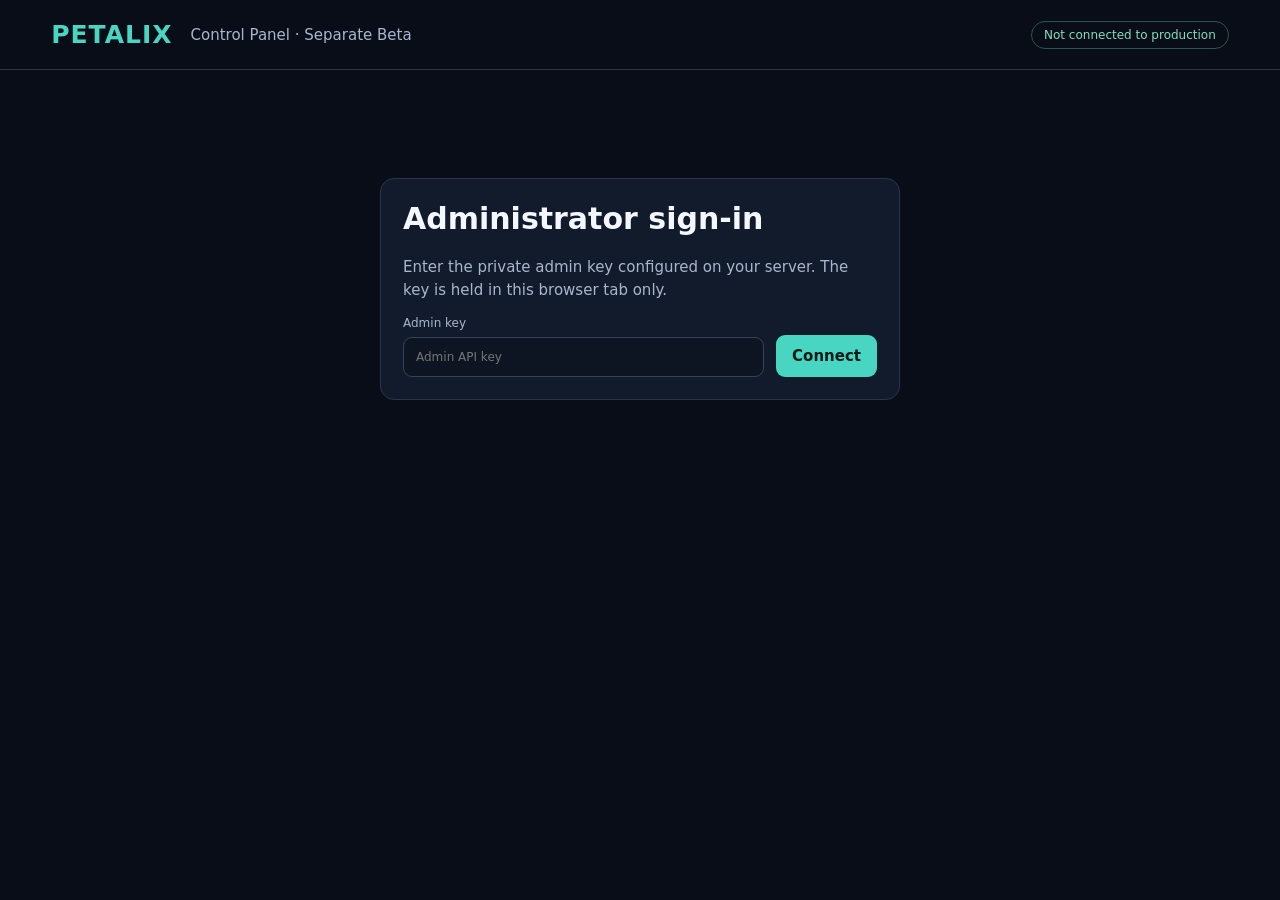
<file: control-panel/panel/static/index.html>
<!doctype html><html lang="en"><head><meta charset="utf-8"><meta name="viewport" content="width=device-width,initial-scale=1"><title>Petalix Control — Beta</title><style>
:root{color-scheme:dark;--bg:#090d17;--panel:#121b2b;--edge:#2a354c;--text:#f4f7ff;--muted:#a7b7cf;--teal:#48d6c3;--blue:#4b80fa}*{box-sizing:border-box}body{margin:0;font:15px system-ui,-apple-system,Segoe UI,sans-serif;background:var(--bg);color:var(--text)}button,input,select{font:inherit}button{cursor:pointer}.bar{display:flex;align-items:center;gap:18px;padding:20px 4vw;border-bottom:1px solid var(--edge)}.logo{font-size:25px;font-weight:900;letter-spacing:1px;color:var(--teal)}.bar span{color:var(--muted)}.chip{margin-left:auto;border:1px solid #295747;border-radius:30px;padding:6px 12px;color:#80dfbf;font-size:12px}.layout{max-width:1380px;margin:auto;padding:28px 24px;display:grid;grid-template-columns:230px 1fr;gap:28px}.nav{display:flex;flex-direction:column;gap:6px}.nav button{width:100%;text-align:left;padding:13px 14px;border:0;background:transparent;color:var(--muted);border-radius:10px}.nav button.active,.nav button:hover{background:#163b37;color:#dbfff8}h1{margin-top:0;font-size:26px}h2{font-size:17px;margin:0 0 15px}p{color:var(--muted);line-height:1.5}.panel{background:var(--panel);border:1px solid var(--edge);border-radius:14px;padding:22px;margin-bottom:18px}.grid{display:grid;grid-template-columns:repeat(auto-fit,minmax(190px,1fr));gap:12px}.form{display:flex;flex-wrap:wrap;gap:12px;align-items:end}.field{display:flex;flex-direction:column;gap:7px;flex:1;min-width:170px;font-size:12px;color:var(--muted)}input,select{background:#0e1522;border:1px solid #35435a;color:var(--text);padding:12px;border-radius:9px;min-width:0}input:focus,select:focus,button:focus-visible{outline:2px solid var(--teal)}button.primary{background:var(--teal);color:#051b18;border:0;padding:12px 16px;border-radius:9px;font-weight:800}button.secondary{background:#23314a;border:1px solid #384c69;color:var(--text);padding:11px 16px;border-radius:9px}button.danger{background:transparent;color:#ff9f9f;border:1px solid #7a4754;padding:10px;border-radius:8px}.stats{display:flex;flex-wrap:wrap;gap:15px}.stat{flex:1;min-width:120px;background:#17243a;border:1px solid var(--edge);padding:14px;border-radius:12px}.stat strong{font-size:25px;display:block}.stat span{color:var(--muted);font-size:12px}table{border-collapse:collapse;width:100%}td,th{padding:11px 8px;text-align:left;border-bottom:1px solid var(--edge);font-size:13px;vertical-align:middle}th{color:var(--muted);font-weight:600}tr:last-child td{border:0}td button{font-size:12px!important}small{color:var(--muted)}.hidden{display:none!important}.notice{padding:13px 16px;background:#183130;border:1px solid #376e63;border-radius:10px;color:#d9fff9;min-height:46px}.pin{font-family:ui-monospace,monospace;font-size:37px;font-weight:bold;letter-spacing:7px;color:#a6f7e8;padding:14px;background:#0d1721;border-radius:10px}.tag{border-radius:30px;border:1px solid #4e6676;padding:4px 8px;font-size:11px}.help{font-size:12px}.scroll{overflow-x:auto}.rowsmall{display:flex;gap:8px;align-items:center;flex-wrap:wrap}.rowsmall select,.rowsmall input{font-size:12px;padding:7px;min-width:85px}.rowsmall input{max-width:130px}.login{max-width:520px;margin:12vh auto}.login h1{font-size:30px}#toast{position:fixed;right:20px;bottom:20px;border-radius:10px;padding:13px 20px;background:#204d43;color:white;box-shadow:0 10px 40px #0008;display:none;max-width:420px}.more{font-size:12px;color:var(--muted)}@media(max-width:800px){.layout{display:block;padding:16px}.nav{flex-direction:row;overflow-x:auto;margin-bottom:20px}.nav button{white-space:nowrap;width:auto}.bar{padding:14px 20px}.bar span{display:none}}
</style></head><body><header class="bar"><div class="logo">PETALIX</div><span>Control Panel · Separate Beta</span><div class="chip">Not connected to production</div></header>
<div id="auth" class="login panel"><h1>Administrator sign-in</h1><p>Enter the private admin key configured on your server. The key is held in this browser tab only.</p><div class="form"><label class="field">Admin key<input id="key" type="password" autocomplete="off" placeholder="Admin API key"></label><button class="primary" id="signin">Connect</button></div></div>
<div id="workspace" class="layout hidden"><aside class="nav" id="nav"><button class="active" data-view="overview">Overview</button><button data-view="masters">Master Playlists</button><button data-view="channels">Channels & Groups</button><button data-view="markets">ZIP Locals</button><button data-view="customers">Customers & PINs</button><button data-view="settings">App Setup</button><button id="logout">Sign out</button></aside><main>
<section id="overview" class="view"><h1>Overview</h1><div class="stats"><div class="stat"><strong id="num-masters">0</strong><span>Master catalogs</span></div><div class="stat"><strong id="num-customers">0</strong><span>Customers</span></div><div class="stat"><strong id="num-channels">0</strong><span>Imported streams</span></div><div class="stat"><strong id="num-markets">0</strong><span>Configured TV markets</span></div></div><div class="panel" style="margin-top:20px"><h2>How customers get started</h2><p>1. Create a master playlist. 2. Add a customer and set the device limit. 3. Send the 8-digit PIN privately. 4. On the new Petalix beta, the customer enters the PIN and downloads the assigned lineup.</p><p class="help">The TV app must be built with the HTTPS URL of this deployed control panel. This is a standalone beta backend, not a modification to the old Petalix service.</p></div></section>
<section id="masters" class="view hidden"><h1>Master Playlists</h1><div class="panel"><h2>Create a shared master catalog</h2><div class="form"><label class="field">Catalog name<input id="master-name" placeholder="Petalix Master"></label><button id="add-master" class="primary">Create master</button></div></div><div class="panel"><h2>Import your authorized M3U</h2><p class="help">Upload a downloaded M3U file; we import the entire catalog into the server database, in batches. Customer devices will download paginated results instead of huge files. Stream URLs are encrypted in the beta database.</p><div class="form"><label class="field">Master<select id="import-master"></select></label><label class="field">M3U file<input type="file" id="m3u-file" accept=".m3u,.m3u8,.txt,text/plain"></label><button class="primary" id="upload-master">Upload and replace master</button></div></div><div class="panel"><h2>Master catalogs</h2><div class="scroll"><table><thead><tr><th>Master</th><th>Streams</th><th>Revision</th><th>Imported</th></tr></thead><tbody id="masters-table"></tbody></table></div></div></section>
<section id="channels" class="view hidden"><h1>Channels & Groups</h1><div class="panel"><div class="form"><label class="field">Master<select id="channel-master"></select></label><label class="field">Search channels, callsigns or groups<input id="channel-search" placeholder="WBTV, FOX, locals..."></label><button class="primary" id="find-channels">Search</button></div><p class="help">Hide channels, rename their group, or assign a local TV market and network. Customers receive changes on the next sync; there is no need to change their PIN.</p></div><div class="panel scroll"><table><thead><tr><th>Channel</th><th>Group</th><th>Market</th><th>Network</th><th>Visible</th><th></th></tr></thead><tbody id="channels-table"></tbody></table><button id="more-channels" class="secondary hidden">Load more</button></div></section>
<section id="markets" class="view hidden"><h1>ZIP Locals</h1><div class="panel"><h2>Create a local TV market</h2><p>Assign ZIP codes to a market and then tag actual ABC/CBS/NBC/FOX/PBS stations in your master. The customer sees only matched stations—at most 12—not 100 unrelated channels.</p><div class="form"><label class="field">Market name<input id="market-name" placeholder="Charlotte, NC"></label><label class="field">ZIP codes (comma-separated)<input id="market-zips" placeholder="28601, 28602, ..."></label><button id="add-market" class="primary">Create market</button></div></div><div class="panel"><h2>Bulk ZIP-to-market import</h2><p class="help">Optional: upload a legitimately licensed CSV with columns <code>zipcode,market</code>. Use this for comprehensive nationwide mapping; no proprietary DMA data is included in the app.</p><div class="form"><label class="field">ZIP mapping CSV<input id="zip-csv" type="file" accept=".csv,text/csv"></label><button class="secondary" id="upload-zip-csv">Import ZIP mappings</button></div></div><div class="panel"><h2>Configured TV markets</h2><div class="scroll"><table><thead><tr><th>Market</th><th>ZIP codes</th><th>How to edit</th></tr></thead><tbody id="markets-table"></tbody></table></div></div></section>
<section id="customers" class="view hidden"><h1>Customers & PINs</h1><div class="panel"><h2>Activate a customer</h2><div class="form"><label class="field">Customer label<input id="customer-name" placeholder="Living room customer"></label><label class="field">Master<select id="customer-master"></select></label><label class="field">Devices<select id="customer-devices"><option>1</option><option selected>2</option><option>3</option><option>4</option><option>5</option></select></label><label class="field">Valid for (days)<input id="customer-days" type="number" value="365" min="1" max="3650"></label><button class="primary" id="add-customer">Generate PIN</button></div></div><div id="pin-result" class="panel hidden"><h2>Customer's new PIN (shown once)</h2><div class="pin" id="pin-text"></div><p id="pin-message">Give this privately to your customer. It is not retrievable later. Regenerate if lost.</p><button class="secondary" id="copy-pin">Copy PIN</button></div><div class="panel scroll"><h2>Customers</h2><table><thead><tr><th>Name</th><th>Master</th><th>Device slots</th><th>Expires</th><th>Status</th><th>Actions</th></tr></thead><tbody id="customers-table"></tbody></table></div></section>
<section id="settings" class="view hidden"><h1>Setup & Security</h1><div class="panel"><h2>Provisioning status</h2><p>The panel is an independent beta. Nothing is automatically copied from the existing Petalix production backend.</p><p>Admin keys and master stream URLs are never committed to GitHub. Customers receive an assigned catalog through a device token after entering their PIN.</p><p>Deploy the panel behind HTTPS with persistent SQLite storage and set <code>PETALIX_ADMIN_KEY</code>, <code>PETALIX_PIN_SECRET</code> and <code>PETALIX_FERNET_KEY</code>. Set the TV app's <code>PETALIX_CONTROL_URL</code> to this server URL before distributing a new APK.</p><p class="help">This beta supports M3U upload. Xtream server-side provisioning and syncing, EPG management, auto-retries and audit logs need additional work before a customer launch.</p></div></section>
</main></div><div id="toast"></div><script>
(()=>{'use strict';let token=sessionStorage.getItem('petalix_admin_key')||'';let data={masters:[],markets:[],customers:[]},channelOffset=0;const $=id=>document.getElementById(id),text=(value)=>String(value??''),esc=s=>text(s).replace(/[&<>"']/g,c=>({'&':'&amp;','<':'&lt;','>':'&gt;','"':'&quot;',"'":'&#39;'}[c]));function toast(s){const x=$('toast');x.textContent=s;x.style.display='block';clearTimeout(window._t);window._t=setTimeout(()=>x.style.display='none',5000)}async function api(path,method='GET',body){const opt={method,headers:{Authorization:'Bearer '+token}};if(body instanceof FormData)opt.body=body;else if(body!==undefined){opt.headers['Content-Type']='application/json';opt.body=JSON.stringify(body)}let res=await fetch(path,opt);let j=await res.json().catch(()=>({detail:'Invalid response'}));if(!res.ok)throw Error(j.detail||'HTTP '+res.status);return j}function auth(ok){$('auth').classList.toggle('hidden',ok);$('workspace').classList.toggle('hidden',!ok)}async function refresh(){data=await api('/api/admin/summary');$('num-masters').textContent=data.masters.length;$('num-customers').textContent=data.customers.length;$('num-channels').textContent=data.masters.reduce((n,m)=>n+m.channel_count,0).toLocaleString();$('num-markets').textContent=data.markets.length;let choices=data.masters.map(m=>`<option value="${m.id}">${esc(m.name)} (${m.channel_count.toLocaleString()})</option>`).join('');for(const id of ['import-master','channel-master','customer-master']){$(id).innerHTML=choices} $('masters-table').innerHTML=data.masters.map(m=>`<tr><td>${esc(m.name)}</td><td>${m.channel_count}</td><td>${m.revision}</td><td>${m.last_import?new Date(m.last_import*1000).toLocaleString():'Not imported'}</td></tr>`).join('');$('markets-table').innerHTML=data.markets.map(m=>`<tr><td>${esc(m.name)}</td><td>${m.zipcode_count}</td><td><button class="secondary" data-market-edit="${m.id}">Replace ZIP list</button></td></tr>`).join('');$('customers-table').innerHTML=data.customers.map(c=>`<tr><td>${esc(c.name)} <small>#${c.id}</small></td><td>${esc(data.masters.find(m=>m.id===c.master_id)?.name||'?')}</td><td>${c.devices}/${c.max_devices}</td><td>${new Date(c.expires_at*1000).toLocaleDateString()}</td><td>${c.enabled?'Active':'Paused'}</td><td><button class="secondary" data-pin-reset="${c.id}">New PIN</button> <button class="secondary" data-dev-reset="${c.id}">Reset devices</button> <button class="danger" data-toggle="${c.id}" data-enabled="${c.enabled}">${c.enabled?'Pause':'Enable'}</button></td></tr>`).join('')}
function showPin(pin,extra=''){$('pin-result').classList.remove('hidden');$('pin-text').textContent=pin;$('pin-message').textContent=extra||'Give this PIN to the customer privately. It is shown only once.'}
async function login(){token=$('key').value.trim();try{await refresh();sessionStorage.setItem('petalix_admin_key',token);auth(true)}catch(e){toast(e.message);token=''}}
$('signin').onclick=login;$('key').onkeydown=e=>{if(e.key==='Enter')login()};$('logout').onclick=()=>{token='';sessionStorage.removeItem('petalix_admin_key');auth(false)};
document.querySelectorAll('[data-view]').forEach(b=>b.onclick=()=>{document.querySelectorAll('[data-view]').forEach(n=>n.classList.toggle('active',n===b));document.querySelectorAll('.view').forEach(v=>v.classList.toggle('hidden',v.id!==b.dataset.view))});
$('add-master').onclick=async()=>{try{await api('/api/admin/masters','POST',{name:$('master-name').value.trim(),kind:'m3u'});$('master-name').value='';await refresh();toast('Master created')}catch(e){toast(e.message)}};
$('upload-master').onclick=async()=>{const f=$('m3u-file').files[0],id=$('import-master').value;if(!f)return toast('Choose the M3U file first');if(!confirm('Replace this master’s current channels? Market assignments will need to be checked again.'))return;const fd=new FormData();fd.append('file',f);try{const r=await api(`/api/admin/masters/${id}/import`,'POST',fd);await refresh();toast(`Imported ${r.imported.toLocaleString()} streams`)}catch(e){toast(e.message)}};
$('upload-zip-csv').onclick=async()=>{const f=$('zip-csv').files[0];if(!f)return toast('Choose CSV first');const fd=new FormData();fd.append('file',f);try{const r=await api('/api/admin/markets/import-csv','POST',fd);await refresh();toast('Imported '+r.zipcodes_imported+' ZIP assignments')}catch(e){toast(e.message)}};
$('add-market').onclick=async()=>{try{await api('/api/admin/markets','POST',{name:$('market-name').value.trim(),zipcodes:$('market-zips').value.split(/[\s,;]+/).filter(Boolean)});await refresh();toast('TV market created')}catch(e){toast(e.message)}};
$('add-customer').onclick=async()=>{try{const r=await api('/api/admin/customers','POST',{name:$('customer-name').value.trim(),master_id:Number($('customer-master').value),max_devices:Number($('customer-devices').value),days:Number($('customer-days').value)});showPin(r.pin);$('customer-name').value='';await refresh();toast('Customer created')}catch(e){toast(e.message)}};
$('copy-pin').onclick=()=>navigator.clipboard?.writeText($('pin-text').textContent).then(()=>toast('PIN copied'),()=>toast('Clipboard blocked'));
async function channels(append=false){try{if(!append)channelOffset=0;const id=Number($('channel-master').value);const q=$('channel-search').value.trim();const r=await api(`/api/admin/masters/${id}/channels?offset=${channelOffset}&limit=50&search=${encodeURIComponent(q)}`);const markets='<option value="">Not local</option>'+data.markets.map(m=>`<option value="${m.id}">${esc(m.name)}</option>`).join('');const rows=r.items.map(c=>`<tr data-cid="${c.id}"><td>${esc(c.name)} <small>${esc(c.kind)}</small></td><td><input class="group" value="${esc(c.group)}"></td><td><select class="market">${markets}</select></td><td><select class="network">${['','ABC','CBS','NBC','FOX','PBS','CW','UNI','TELEMUNDO','OTHER'].map(n=>`<option>${n}</option>`)}</select></td><td><input class="visible" type="checkbox" ${c.hidden?'':'checked'}></td><td><button class="secondary" data-save-chan="${c.id}">Save</button></td></tr>`).join('');if(!append)$('channels-table').innerHTML=rows;else $('channels-table').insertAdjacentHTML('beforeend',rows);r.items.forEach(c=>{const tr=document.querySelector(`tr[data-cid="${c.id}"]`);if(tr){tr.querySelector('.market').value=c.market_id||'';tr.querySelector('.network').value=c.network||''}});channelOffset=r.next_offset||0;$('more-channels').classList.toggle('hidden',r.next_offset===null)}catch(e){toast(e.message)}}
$('find-channels').onclick=()=>channels();$('more-channels').onclick=()=>channels(true);
document.addEventListener('click',async e=>{let b=e.target.closest('button');if(!b)return;try{if(b.dataset.saveChan){const tr=b.closest('tr');await api(`/api/admin/channels/${b.dataset.saveChan}`,'PATCH',{group:tr.querySelector('.group').value,market_id:tr.querySelector('.market').value?Number(tr.querySelector('.market').value):null,network:tr.querySelector('.network').value,hidden:!tr.querySelector('.visible').checked});toast('Channel saved')}if(b.dataset.pinReset){if(!confirm('Generate a new PIN and unpair all this customer’s devices? Playlist remains unchanged.'))return;const r=await api(`/api/admin/customers/${b.dataset.pinReset}/regenerate-pin`,'POST',{});showPin(r.pin,'Old devices must enter this new PIN. Playlist credentials remain unchanged.');toast('New PIN generated');await refresh()}if(b.dataset.devReset){if(!confirm('Unpair all devices? They will enter the same PIN again.'))return;await api(`/api/admin/customers/${b.dataset.devReset}/reset-devices`,'POST',{});await refresh();toast('Device registrations reset')}if(b.dataset.toggle){await api(`/api/admin/customers/${b.dataset.toggle}`,'PATCH',{enabled:!Number(b.dataset.enabled)});await refresh()}if(b.dataset.marketEdit){const newList=prompt('Replace all ZIPs for this market, separated by commas (keep a copy of existing ZIPs before editing):');if(newList===null)return;await api(`/api/admin/markets/${b.dataset.marketEdit}/zipcodes`,'PUT',{zipcodes:newList.split(/[\s,;]+/).filter(Boolean)});await refresh();toast('ZIP assignments updated')}}catch(err){toast(err.message)}});
if(token)refresh().then(()=>auth(true)).catch(()=>{sessionStorage.removeItem('petalix_admin_key');auth(false)});
})();
</script></body></html>
</file>
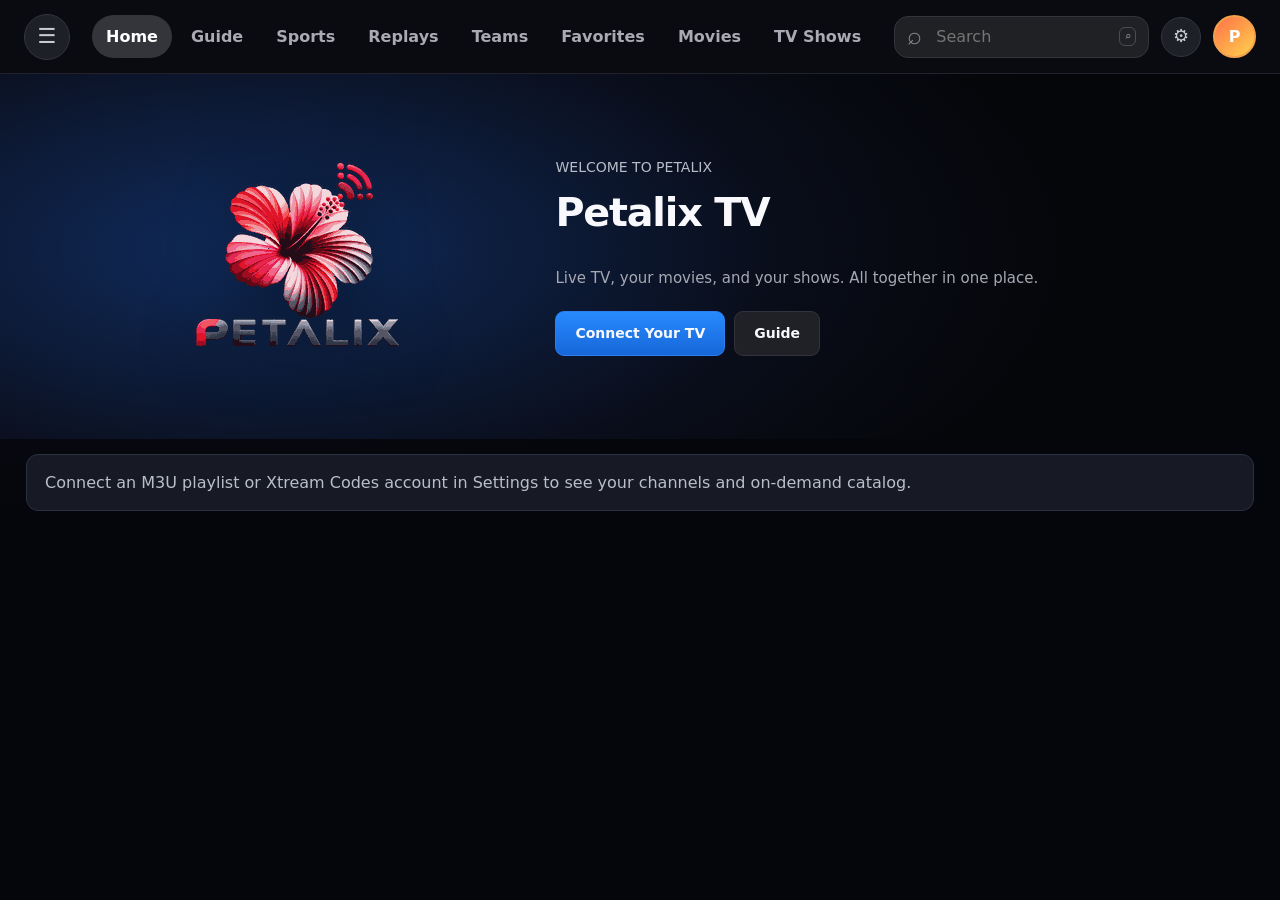
<file: app/src/main/assets/index.html>
<!doctype html><html lang="en"><head><meta charset="utf-8"><meta name="viewport" content="width=device-width,initial-scale=1"><meta name="theme-color" content="#090a11"><title>Petalix TV</title><link rel="stylesheet" href="style.css"></head>
<body><div id="app">
<header class="topbar"><button id="menu-button" class="icon-button" aria-label="Menu">☰</button><div class="topbrand"><img src="petalix-wordmark.png" alt="Petalix"></div><nav id="topnav" aria-label="Main navigation"></nav><div class="topend"><label class="searchbox"><span>⌕</span><input id="search" placeholder="Search" autocomplete="off"><kbd>⌕</kbd></label><button class="icon-button small" id="settings-shortcut" aria-label="Settings">⚙</button><button class="profile-button" id="profile-button" aria-label="Profile">P</button></div></header>
<div class="mainarea"><aside id="drawer" class="drawer" aria-label="Categories"><div class="drawer-header"><img src="petalix-wordmark.png" alt="Petalix TV"></div><nav id="drawer-nav"></nav><div id="drawer-groups"></div></aside><div id="scrim" class="scrim" hidden></div><main id="viewport" tabindex="-1"><div id="screen"></div></main></div>
<div id="toast" role="status" aria-live="polite"></div>
<div id="details" class="details-backdrop hidden" role="dialog" aria-modal="true"><div class="details-panel"><button id="details-close" class="icon-button details-close">✕</button><div id="details-body"></div></div></div>
<input type="file" id="playlist-file" accept=".m3u,.m3u8,.txt,text/plain" hidden>
<script src="logic.js"></script><script src="app.js"></script></div></body></html>
</file>
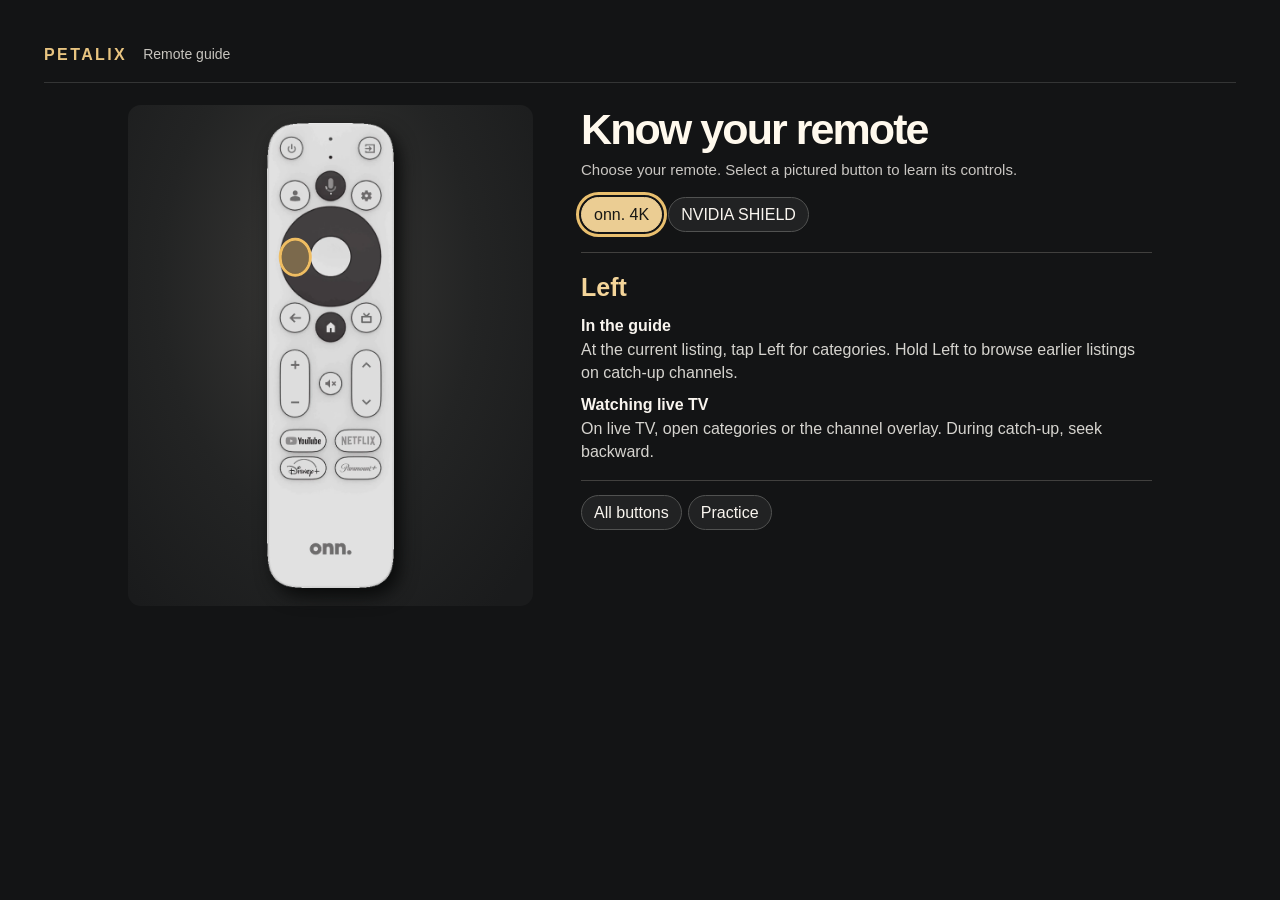
<file: tooling/petalix-stock/remote-guide/remote.html>
<!doctype html>
<html lang="en"><head><meta charset="utf-8"><meta name="viewport" content="width=device-width,initial-scale=1"><title>Petalix Remote Guide</title></head><body style="margin:0;background:#131415;color-scheme:dark">
<div id="petalix-remote-guide">
<style>
#petalix-remote-guide{color-scheme:dark;box-sizing:border-box;background:#131415;color:#f9f5ef;padding:clamp(16px,3.5vw,44px);font:16px/1.4 "DM Sans",Arial,sans-serif}
#petalix-remote-guide *{box-sizing:border-box}
#petalix-remote-guide button{font:inherit;color:inherit;cursor:pointer}
#petalix-remote-guide header{display:flex;align-items:center;gap:16px;flex-wrap:wrap;border-bottom:1px solid #343535;padding-bottom:16px}
#petalix-remote-guide header strong{font-size:16px;letter-spacing:.15em;color:#e8c480}
#petalix-remote-guide header span{color:#c7c4be;font-size:14px}
#petalix-remote-guide .body{display:grid;grid-template-columns:minmax(145px,.83fr) minmax(210px,1.17fr);align-items:start;gap:clamp(16px,4vw,48px);max-width:1024px;margin:22px auto 0}
#petalix-remote-guide .stage{display:grid;place-items:center;background:radial-gradient(ellipse at 47% 35%,#393836,#232424 52%,#1a1b1c 92%);border-radius:13px;padding:18px 8px}
#petalix-remote-guide .device{position:relative;line-height:0}
#petalix-remote-guide .device img{display:block;height:clamp(335px,53vw,465px);width:auto;max-width:100%;filter:drop-shadow(6px 8px 9px #080909)}
#petalix-remote-guide .hot{position:absolute;transform:translate(-50%,-50%);border:0;border-radius:50%;background:none;padding:0}
#petalix-remote-guide .hot[aria-pressed=true],#petalix-remote-guide .hot:focus-visible{background:#f5c56652;outline:3px solid #efbd62;box-shadow:0 0 0 2px #282018}
#petalix-remote-guide .hot:hover{outline:2px solid #efbd62}
#petalix-remote-guide h2{margin:0 0 5px;color:#fff9ed;font-size:clamp(26px,4vw,43px);letter-spacing:-.045em;line-height:1.12}
#petalix-remote-guide .hint{font-size:15px;color:#c9c6c2;margin:0 0 17px}
#petalix-remote-guide .controls{display:flex;gap:6px;flex-wrap:wrap}
#petalix-remote-guide .action{border:1px solid #515251;padding:7px 12px;border-radius:20px;background:#212223;line-height:1.2}
#petalix-remote-guide .action[aria-pressed=true]{color:#171715;background:#ebcd93;border-color:#ebcd93}
#petalix-remote-guide .action:focus-visible,#petalix-remote-guide .reference button:focus-visible{outline:3px solid #e9bf6e;outline-offset:2px}
#petalix-remote-guide .detail{margin:20px 0 14px;padding:17px 0;border-top:1px solid #41403e;border-bottom:1px solid #41403e}
#petalix-remote-guide h3{font-size:25px;margin:0;color:#f4d59a}
#petalix-remote-guide dl{margin:10px 0 0}#petalix-remote-guide dt{font-weight:bold;margin-top:10px}#petalix-remote-guide dd{margin:2px 0 0;color:#d6d4cf}
#petalix-remote-guide .reference{display:flex;gap:5px;flex-wrap:wrap;margin-top:12px}
#petalix-remote-guide .reference button{border:0;border-bottom:1px solid #6a6862;padding:5px 7px;background:transparent}
#petalix-remote-guide .reference button[aria-pressed=true]{color:#f4d59a;border-color:#e2b65e}
#petalix-remote-guide [hidden]{display:none!important}
#petalix-remote-guide .status{font-size:14px;color:#e8c480;margin:10px 0 0}
@media(max-width:540px){#petalix-remote-guide .body{grid-template-columns:86px minmax(0,1fr);gap:12px}#petalix-remote-guide .stage{padding:10px 4px}#petalix-remote-guide .device img{height:auto;width:100%}#petalix-remote-guide .detail{margin:12px 0;padding:10px 0}#petalix-remote-guide .action{font-size:14px;padding:7px 9px}#petalix-remote-guide .reference button{min-height:42px}}
@media(min-width:541px) and (max-height:650px){#petalix-remote-guide .device img{height:min(78vh,465px)}#petalix-remote-guide .stage{padding:9px}#petalix-remote-guide{padding:16px 30px}#petalix-remote-guide .body{margin-top:12px}}
</style>
<header><strong>PETALIX</strong><span>Remote guide</span></header>
<div class="body"><div class="stage"><div class="device"><img alt=""><div class="buttons"></div></div></div>
<section><h2>Know your remote</h2><p class="hint">Choose your remote. Select a pictured button to learn its controls.</p>
<div class="controls" aria-label="Choose your remote"><button class="action" data-model="onn">onn. 4K</button><button class="action" data-model="shield">NVIDIA SHIELD</button></div>
<div class="detail" aria-live="polite"><h3></h3><dl></dl></div>
<div class="controls"><button class="action" data-action="guide" aria-expanded="false">All buttons</button><button class="action" data-action="practice" aria-pressed="false">Practice</button></div>
<p class="status" aria-live="polite"></p><div class="reference" aria-label="Button index" hidden></div>
</section></div>
<script>
(() => {
const root=document.getElementById('petalix-remote-guide');
const q=s=>root.querySelector(s), all=s=>Array.from(root.querySelectorAll(s));
const images={onn:'[data-uri]',shield:'[data-uri]'};
// Actual button centers and hit areas as percentages of each front view.
const layouts={
 onn:[
 ['power',20,5.4,20,5],['input',80,5.4,20,5],
 ['profile',22,15.4,23,6],['voice',50,13.7,23,6],['settings',78,15.4,23,6],
 ['up',50,21.4,28,5],['down',50,36,28,5],['left',22,28.8,21,7],['right',78,28.8,21,7],['ok',50,28.8,34,9],
 ['back',22,41.8,23,6],['home',50,44.1,21,5.4],['live',78,41.8,23,6],['volUp',22,52,23,6],['volDown',22,59.5,23,6],
 ['mute',50,56,20,5],['chUp',78,52,23,6],['chDown',78,59.5,23,6],['youtube',28,68,37,4.8],['netflix',72,68,37,4.8],['disney',28,74.3,37,4.8],['paramount',72,74.3,37,4.8]],
 shield:[
 ['power',28,9.6,27,5.7],['settings',72,9.6,27,5.7],['up',50,16.9,32,3.9],['down',50,28.8,32,3.9],
 ['left',17,22.8,18,6.5],['right',83,22.8,18,6.5],['ok',50,22.8,41,8.7],['back',28,35.7,27,5.7],['home',72,35.7,27,5.7],
 ['ff',28,43.2,27,5.7],['voice',72,43.2,27,5.7],['play',28,50.8,27,5.7],['volUp',72,50.8,27,5.7],
 ['rew',28,58.4,27,5.7],['volDown',72,58.4,27,5.7],['netflix',50,66.2,70,5.7]]};
const book={
 left:['Left','At the current listing, tap Left for categories. Hold Left to browse earlier listings on catch-up channels.','On live TV, open categories or the channel overlay. During catch-up, seek backward.'],
 right:['Right','From categories, return to channels. In the grid, move forward through the schedule.','Tap to show channel info. Tap twice for backup streams, or hold to return to the last channel. During catch-up, seek forward.'],
 up:['Up','Move up one channel. At the first channel, press Up to reach Guide options.','With controls closed, go to the next channel. Channel Surf mode lets you browse before tuning.'],
 down:['Down','Move down one channel or category.','With controls closed, go to the previous channel, or browse it in Channel Surf mode.'],
 ok:['OK / Select','Select a category or listing. On a live channel, OK starts preview and a second OK opens full screen. With preview off or direct full screen enabled, one press opens it. Hold OK for channel options.','Show playback controls. Hold OK for player options.'],
 back:['Back','From another time, return to now. From the current listing, open categories. From categories, open the Petalix menu.','Close the open controls. From full screen, return to the screen you came from.'],
 chUp:['Channel +','Jump up eight channels in the grid.','Go to the next channel, or browse it when Channel Surf is on.'],
 chDown:['Channel −','Jump down eight channels in the grid.','Go to the previous channel, or browse it when Channel Surf is on.'],
 ff:['Fast-forward','Move forward four guide steps.','Use the playback timeline to seek forward when a recording, replay, or live buffer supports it.'],
 rew:['Rewind','Move backward four guide steps where earlier listings are available.','Use the playback timeline to seek backward when a recording, replay, or live buffer supports it.'],
 play:['Play / pause','Open the channel already playing in the preview in full screen.','Pause or resume when the stream supports it.'],
 power:['Power','Puts the streamer to sleep or wakes it. TV power depends on your device setup.'],
 home:['Home','Opens the streaming device’s Home screen.'],
 input:['TV input','Changes the TV input when the onn. remote is configured to control your TV.'],
 profile:['Profile','Opens the Google TV profile selector.'],
 settings:['Settings','Opens device settings. On SHIELD this button can be remapped. If your remote sends Menu to Petalix, it opens channel options in the guide or player options during live TV.'],
 voice:['Voice','Starts voice search through the device’s voice assistant.'],
 live:['Live TV','Opens the device’s live-TV destination. For the Petalix guide, choose Live TV inside Petalix.'],
 volUp:['Volume +','Raises the volume on your configured TV, receiver, or streamer.'],
 volDown:['Volume −','Lowers the volume on your configured TV, receiver, or streamer.'],
 mute:['Mute','Silences or restores audio on the configured device.'],
 youtube:['YouTube','Launches YouTube from the device.'],netflix:['Netflix','Launches Netflix from the device.'],
 disney:['Disney+','Launches Disney+ from the device.'],paramount:['Paramount+','Launches Paramount+ from the device.']
};
let model='onn', selected='left', practice=false;
const button=(text,cls,fn)=>{const b=document.createElement('button');b.type='button';b.textContent=text;b.className=cls;b.onclick=fn;return b;};
function select(id){
 selected=id;const [name,a,b]=book[id];
 q('h3').textContent=name;const dl=q('dl');dl.replaceChildren();
 const lines=b?[['In the guide',a],['Watching live TV',b]]:[['Device control',a]];
 for(const [title,desc] of lines){const t=document.createElement('dt'),d=document.createElement('dd');t.textContent=title;d.textContent=desc;dl.append(t,d);}
 all('[data-key]').forEach(el=>el.setAttribute('aria-pressed',String(el.dataset.key===id)));
}
function draw(m){
 model=m;const img=q('img');img.src=images[m];img.alt=m==='onn'?'onn. 4K Google TV remote, 2023':'NVIDIA SHIELD triangular remote, 2019';
 q('.buttons').replaceChildren();q('.reference').replaceChildren();
 for(const [id,x,y,w,h] of layouts[m]){
   const name=book[id][0],hot=button('','hot',()=>select(id)),ref=button(name,'',()=>select(id));
   hot.setAttribute('aria-label',name);hot.dataset.key=ref.dataset.key=id;
   Object.assign(hot.style,{left:x+'%',top:y+'%',width:w+'%',height:h+'%'});
   q('.buttons').append(hot);q('.reference').append(ref);
 }
 all('[data-model]').forEach(b=>b.setAttribute('aria-pressed',String(b.dataset.model===m)));
 select(layouts[m].some(k=>k[0]===selected)?selected:'left');
}
function setPractice(on){practice=on;const b=q('[data-action=practice]');b.setAttribute('aria-pressed',String(on));b.textContent=on?'End practice':'Practice';
 q('.status').textContent=on?'Try arrows, OK, or a playback button. Back ends practice. Select system shortcuts on the picture.':'';}
all('[data-model]').forEach(b=>b.onclick=()=>{setPractice(false);draw(b.dataset.model);});
q('[data-action=practice]').onclick=()=>setPractice(!practice);
q('[data-action=guide]').onclick=()=>{const r=q('.reference');r.hidden=!r.hidden;q('[data-action=guide]').setAttribute('aria-expanded',String(!r.hidden));};
function move(dir){
 const visible=all('button').filter(b=>b.offsetWidth&&b.offsetHeight);
 const a=document.activeElement;
 if(!visible.includes(a)){q('[data-model="'+model+'"]').focus();return;}
 const center=b=>{const r=b.getBoundingClientRect();return [r.left+r.width/2,r.top+r.height/2];};
 const [ax,ay]=center(a),horizontal=dir==='left'||dir==='right',sign=dir==='up'||dir==='left'?-1:1;
 let best=null,lowest=Infinity;
 visible.forEach(b=>{if(a===b)return;const [x,y]=center(b),d=(horizontal?x-ax:y-ay)*sign,c=Math.abs(horizontal?y-ay:x-ax);
  if(d<3)return;const score=d+3*c+2*c*c/d;if(score<lowest){lowest=score;best=b;}});
 if(best)best.focus();
}
function input(id){
 if(id==='back'){if(practice){select('back');setPractice(false);return true;}if(!q('.reference').hidden){q('[data-action=guide]').click();q('[data-action=guide]').focus();return true;}return false;}
 if(practice){if(layouts[model].some(row=>row[0]===id))select(id);return true;}
 if(['left','right','up','down'].includes(id)){move(id);return true;}
 if(id==='ok'){if(root.contains(document.activeElement)&&document.activeElement.tagName==='BUTTON')document.activeElement.click();else q('[data-model="'+model+'"]').focus();return true;}
 if(layouts[model].some(row=>row[0]===id)){select(id);return true;}return false;
}
const keys={ArrowLeft:'left',ArrowRight:'right',ArrowUp:'up',ArrowDown:'down',Escape:'back',Backspace:'back',Enter:'ok',MediaPlayPause:'play',MediaFastForward:'ff',MediaRewind:'rew',ChannelUp:'chUp',ChannelDown:'chDown'};
root.addEventListener('keydown',e=>{const id=keys[e.key];if(id&&input(id))e.preventDefault();});
window.petalixTutorialInput=input;
window.petalixTutorialStart=m=>{
 if(m==='shield'||m==='onn')draw(m);
 q('[data-model="'+model+'"]').focus();
};
draw(model);
q('[data-model="'+model+'"]').focus();
})();
</script></div></body></html>
</file>
<file: app/src/main/assets/style.css>
:root{color-scheme:dark;--bg:#06070c;--surface:#16171d;--surface2:#24252d;--border:#30313a;--muted:#8c8e9a;--text:#f9f9fd;--accent:#2685ff;--pink:#f43362;--focus:#68adff}
*{box-sizing:border-box}html,body{margin:0;padding:0;width:100%;height:100%;background:#05060b;color:var(--text);font:16px/1.45 system-ui,-apple-system,"Segoe UI",Roboto,Arial,sans-serif}button,input{font:inherit}button{color:inherit;cursor:pointer}button:focus-visible,input:focus-visible,.focusable:focus-visible{outline:3px solid var(--focus)!important;outline-offset:3px;z-index:3}button:hover{filter:brightness(1.14)}#app{height:100vh;min-height:100%;display:flex;flex-direction:column;overflow:hidden;background:radial-gradient(ellipse 60% 45% at 10% 16%,#0c1332 0%,#070910 65%,#05060b 100%)}.topbar{height:74px;flex:none;display:flex;align-items:center;padding:10px 24px;gap:22px;border-bottom:1px solid #21222b;background:#0b0c11f8;position:relative;z-index:14}.topbrand{width:112px;flex:none;display:none}.topbrand img{width:110px;object-fit:contain}.icon-button{width:46px;height:46px;display:grid;place-items:center;border:1px solid #34353e;border-radius:50%;background:#1e2028;color:#c9cbd2;font-size:21px;flex:none}.icon-button.small{width:40px;height:40px;font-size:18px}#topnav{display:flex;align-items:center;gap:5px;white-space:nowrap;min-width:0;overflow-x:auto;scrollbar-width:none}#topnav::-webkit-scrollbar{display:none}.topnav-item{border:0;border-radius:30px;background:transparent;color:#a9aab3;font-size:16px;padding:10px 14px;white-space:nowrap;font-weight:600}.topnav-item.active{background:#34353b;color:#fff}.topend{margin-left:auto;display:flex;align-items:center;gap:12px;min-width:0}.searchbox{display:flex;align-items:center;gap:12px;background:#202125;border:1px solid #34353c;border-radius:14px;width:clamp(120px,20vw,290px);height:42px;padding:0 12px;color:#86878f}.searchbox span{font-size:25px}.searchbox input{width:100%;min-width:0;background:none;border:0;color:#fff;outline:0!important}.searchbox kbd{font-size:11px;border:1px solid #4c4d53;border-radius:6px;padding:1px 4px;color:#8f919a}.profile-button{background:linear-gradient(140deg,#ff7048,#ffd34d);border:2px solid #f3a14e;width:43px;height:43px;border-radius:50%;font-size:16px;color:#fff;font-weight:800;flex:none}.mainarea{flex:1;display:flex;overflow:hidden;position:relative}#viewport{flex:1;min-width:0;overflow-y:auto;overflow-x:hidden;scrollbar-color:#4445 transparent}#screen{padding:0 26px 70px;min-height:100%}.drawer{width:295px;flex:0 0 295px;background:linear-gradient(155deg,#101324,#090a12 80%);border-right:1px solid #292b34;overflow-y:auto;padding:22px 12px 28px;scrollbar-width:none;display:none}.drawer.open{display:block}.drawer-header{height:60px;padding:0 12px;display:flex;align-items:center}.drawer-header img{width:144px;height:58px;object-fit:contain;object-position:left center}.drawer nav{display:flex;flex-direction:column;gap:3px}.drawer-item{display:flex;align-items:center;gap:14px;border:0;background:none;color:#b7b8c2;text-align:left;padding:11px 14px;border-radius:10px;width:100%}.drawer-item.active{background:#2c2f3a;color:white}.drawer-item .symbol{width:24px;font-size:19px;color:var(--accent)}.drawer-label{color:#858692;font-size:12px;font-weight:700;letter-spacing:1px;text-transform:uppercase;margin:22px 14px 8px}.drawer-item .qty{margin-left:auto;color:#777b86;font-size:12px}.scrim{position:absolute;inset:0;background:#0006;z-index:10}.drawer{z-index:11}h1,h2,h3,p{margin-top:0}h1{font-size:clamp(29px,3.1vw,44px);line-height:1.14;letter-spacing:-1.2px}h2{font-size:24px;letter-spacing:-.5px}h3{font-size:18px}.muted{color:var(--muted)}.smalltext{font-size:13px}.pagehead{display:flex;align-items:baseline;justify-content:space-between;margin:26px 7px 16px}.pagehead h2{margin:0}.pagehead .muted{font-size:13px}.hero{position:relative;min-height:365px;overflow:hidden;display:grid;grid-template-columns:43% 57%;align-items:center;margin:0 -26px;padding:35px 36px;background:radial-gradient(ellipse 65% 100% at 22% 48%,#102e62,#0b1020 61%,#050609 100%)}.hero:after{position:absolute;content:"";inset:0;pointer-events:none;background:linear-gradient(90deg,transparent 5%,#05060928 47%,#050609aa 100%)}.hero-media{position:relative;z-index:1;display:flex;align-items:center;justify-content:center;min-width:0;height:100%}.hero-media img{max-width:75%;max-height:280px;object-fit:contain;filter:drop-shadow(0 8px 30px #0005)}.hero-logo-fallback{font-size:clamp(40px,4.8vw,73px);font-weight:900;letter-spacing:-3px;text-align:center;color:#e8ebfc;text-shadow:0 2px 20px #0005}.hero-text{position:relative;z-index:2;padding:0 2vw 0 0;max-width:700px}.hero-text p{font-size:15px;color:#a6a9b3;margin-bottom:22px}.hero-eyebrow{font-size:14px;color:#b8bdc8;margin-bottom:12px}.hero-actions{display:flex;gap:9px;flex-wrap:wrap}.btn{display:inline-flex;align-items:center;gap:9px;justify-content:center;border:1px solid #31323b;border-radius:9px;padding:11px 19px;background:#202127;font-size:14px;font-weight:650}.btn.blue{background:linear-gradient(#278aff,#1767d8);border-color:#2d7ef1}.btn.red{background:linear-gradient(#ee3968,#b9264d);border-color:#dd3262}.btn.ghost{background:#202127d9}.section{padding:0 2px}.tiles{display:flex;gap:14px;overflow-x:auto;padding:0 2px 20px;scrollbar-width:thin;scrollbar-color:#41414b transparent}.card{flex:0 0 280px;min-width:0;text-align:left;border:0;background:transparent;padding:0;display:flex;flex-direction:column;gap:9px}.card-art{border-radius:13px;height:161px;width:100%;display:flex;align-items:center;justify-content:center;position:relative;overflow:hidden;background:linear-gradient(115deg,#221526,#161924 65%,#283247);border:1px solid #2c2d38}.card-art img{width:82%;height:80%;object-fit:contain}.card-art .initials{font-size:32px;font-weight:900;letter-spacing:-1px}.card-title{font-size:15px;white-space:nowrap;overflow:hidden;text-overflow:ellipsis}.card-sub{font-size:12px;color:#777983;white-space:nowrap;overflow:hidden;text-overflow:ellipsis}.tag{position:absolute;top:10px;left:10px;border-radius:6px;padding:4px 9px;background:#09090ee0;font-size:11px;font-weight:800;letter-spacing:.4px}.tag.live{background:#d85652}.focusable:hover .card-art,.focusable:focus-visible .card-art,.service:focus-visible{box-shadow:0 0 0 2px #72aafe,0 15px 32px #0008}.service-grid{display:grid;grid-template-columns:repeat(auto-fill,minmax(210px,1fr));gap:14px;padding:8px 2px 24px}.service{height:132px;border:1px solid #30313a;border-radius:14px;display:flex;justify-content:center;align-items:center;flex-direction:column;gap:8px;position:relative;background:radial-gradient(ellipse at 30% 30%,var(--service-bg,#1f2533),#111219);text-align:center}.service .service-title{font-weight:900;font-size:24px;letter-spacing:-1px}.service .service-count{font-size:11px;color:#c0c2ca}.service:focus-visible{outline-offset:1px}.chips{display:flex;gap:8px;flex-wrap:wrap;margin:5px 0 28px}.chip{background:#1d1f2a;color:#adb0c0;border:1px solid #282b3c;border-radius:25px;padding:9px 15px;font-size:14px;white-space:nowrap}.chip.active{background:#f6f6fb;color:#14151b;border-color:#fff}.empty{display:flex;align-items:center;justify-content:center;flex-direction:column;min-height:300px;text-align:center}.empty .empty-icon{font-size:42px;width:78px;height:78px;display:grid;place-items:center;background:#202127;border:1px solid #34353a;border-radius:22px;color:#80838c;margin-bottom:20px}.empty h2{font-size:22px;margin-bottom:9px}.empty p{color:#787983;max-width:530px;font-size:14px}.settings-layout{display:grid;grid-template-columns:280px minmax(0,970px);gap:28px;padding:25px 0}.settings-menu{display:flex;flex-direction:column;gap:6px}.settings-menu button{text-align:left;border:0;padding:14px 15px;border-radius:10px;background:transparent;color:#b0b3bc}.settings-menu button.selected{background:#30313d;color:white}.settings-menu button span{margin-right:12px;color:#f7a8b6}.settings-pane{max-width:940px}.settings-pane h1{font-size:30px;margin-bottom:10px}.settings-pane>p{color:#a0a2ad;font-size:15px;margin-bottom:35px}.settings-group{margin-bottom:30px}.settings-group>label{display:block;color:#80828f;letter-spacing:1px;font-size:12px;margin:0 0 12px}.settings-box{border:1px solid #32333c;border-radius:15px;background:linear-gradient(140deg,#1b1c23,#15151c 85%);overflow:hidden}.setting-row{display:flex;justify-content:space-between;align-items:center;gap:18px;padding:19px 21px;border-bottom:1px solid #30313a;min-height:70px}.setting-row:last-child{border-bottom:0}.setting-row small{display:block;color:#888a93;margin-top:3px;max-width:500px}.setting-row>div:first-child{flex:1;min-width:0}.setting-row input,.setting-field input,.setting-field select{min-width:0;width:min(100%,350px);height:42px;border:1px solid #383941;border-radius:9px;background:#292a31;color:#fff;padding:9px 13px}.setting-field{padding:15px 21px;display:grid;gap:6px}.setting-field label{color:#b9bbc5;font-size:14px}.setting-field input{width:100%;max-width:none}.setting-actions{padding:16px 21px;display:flex;gap:10px;flex-wrap:wrap}.setting-row button:not(.btn){background:#25262e;border:1px solid #383942;padding:8px 13px;border-radius:9px}.status-line{font-size:12px;color:#abb0ba;padding:0 21px 17px;word-break:break-word}.sourcebox{display:flex;justify-content:space-between;gap:15px;padding:15px 18px;border-bottom:1px solid #282933}.sourcebox:last-child{border:0}.sourcebox strong{display:block}.sourcebox small{display:block;color:#8e919b;font-size:12px}.sourcebox button{border-radius:8px;border:1px solid #444550;background:#242530;align-self:center;padding:6px 12px}.guide-wrap{margin:0 -26px;overflow:auto;max-height:calc(100vh - 115px);position:relative}.guide-top{position:sticky;top:0;display:grid;grid-template-columns:155px repeat(6,260px);min-width:1715px;background:#0a0b12;z-index:4;height:45px;border-bottom:1px solid #23242b}.guide-top>div{padding:11px 12px;color:#a6a6b0;border-right:1px solid #252632;font-size:13px}.guide-header-label{position:sticky;left:0;z-index:5;background:#0c0e16!important}.guide-category{padding:16px;color:#777e91;font-size:12px;letter-spacing:1px;font-weight:650;border-bottom:1px solid #1c1d27;min-width:1715px}.guide-row{display:grid;grid-template-columns:155px repeat(6,260px);min-width:1715px;min-height:77px;border-bottom:1px solid #1e202b;position:relative}.guide-name{position:sticky;left:0;z-index:2;background:#0b0d16;border:0;border-right:1px solid #252632;display:flex;align-items:center;justify-content:center;padding:8px;text-align:center;min-width:0}.guide-name img{max-width:120px;max-height:53px;object-fit:contain}.guide-name span{font-size:16px;font-weight:800}.guide-program{background:linear-gradient(145deg,#26262d,#1b1c23);border:1px solid #35353f;border-radius:11px;text-align:left;margin:5px 3px;padding:11px 12px;overflow:hidden;white-space:nowrap}.guide-program strong{font-size:14px;font-weight:600;display:block;overflow:hidden;text-overflow:ellipsis}.guide-program small{display:block;color:#82848c;margin-top:3px;white-space:nowrap;overflow:hidden;text-overflow:ellipsis}.guide-program.current{background:linear-gradient(140deg,#33343e,#24252b);border-color:#545461}.guide-nowline{position:absolute;top:0;bottom:0;border-left:2px solid #f35555;pointer-events:none;z-index:3}.guide-clock{background:#db5654;color:white;border-radius:13px;padding:4px 10px;position:absolute;top:6px;font-size:12px;white-space:nowrap}.details-backdrop{position:fixed;inset:0;background:#020206e8;z-index:30;display:flex;justify-content:center;align-items:center;padding:30px}.details-backdrop.hidden{display:none}.details-panel{position:relative;background:linear-gradient(150deg,#181b28,#0a0b12);border:1px solid #353541;border-radius:20px;max-width:900px;width:100%;max-height:89vh;overflow-y:auto;padding:34px}.details-close{position:absolute;right:14px;top:14px;z-index:4}.detail-hero{display:flex;gap:24px;align-items:start}.detail-image{width:170px;height:245px;object-fit:cover;border-radius:12px;background:#181921}.detail-meta{flex:1;min-width:0}.episodes{display:grid;grid-template-columns:repeat(auto-fill,minmax(180px,1fr));gap:8px;margin-top:16px}.episode{border-radius:9px;border:1px solid #3a3b45;background:#20222d;padding:11px;text-align:left}.episode small{display:block;color:#999da8}.form-msg{padding:14px 19px;border:1px solid #4c3951;background:#271b2b;border-radius:11px;margin-bottom:22px;color:#f6bacc}.hero-featured-channel{max-width:280px}.logo-fallback{font-weight:900;font-size:40px;color:#f6f6ff}.provider-nameplate{font-size:16px;color:#a3a6b1}.info-strip{padding:16px 18px;background:#171925;border:1px solid #2b3042;border-radius:12px;margin:15px 0;color:#babecb}.switch{width:52px;height:27px;background:#494a50;border:0;border-radius:40px;padding:2px}.switch.on{background:#2286ff}.switch:after{content:"";display:block;width:23px;height:23px;border-radius:50%;background:white;transition:transform .1s}.switch.on:after{transform:translateX(25px)}#toast{position:fixed;right:26px;bottom:26px;padding:14px 19px;background:#263049;border:1px solid #6286be;border-radius:11px;box-shadow:0 20px 45px #0009;max-width:470px;font-size:13px;z-index:50;display:none}#toast.show{display:block}
@media(max-width:1050px){.topbar{gap:11px;padding:10px 13px}#topnav{gap:0}.topnav-item{padding:9px 9px;font-size:13px}.topend{gap:6px}.searchbox{width:135px}.searchbox kbd{display:none}.settings-layout{grid-template-columns:185px 1fr}.drawer{width:245px;flex-basis:245px}.hero{min-height:315px}.hero-logo-fallback{font-size:36px}}
@media(max-width:680px){.topbar{height:65px}.topnav-item{font-size:12px;padding:8px}.searchbox{width:42px}.searchbox input,.searchbox kbd{display:none}.topend .small{display:none}.hero{grid-template-columns:1fr;min-height:320px}.hero-media{display:none}.hero-text{padding:20px}.settings-layout{display:block}.settings-menu{flex-direction:row;overflow:auto;margin-bottom:23px}.settings-menu button{flex:none}.service-grid{grid-template-columns:repeat(2,minmax(0,1fr))}.card{flex-basis:225px}.card-art{height:128px}}
/* v0.3 — original cinematic streaming tile motion and accessible remote focus. */
.service{overflow:hidden;isolation:isolate;transition:transform .22s ease,box-shadow .22s ease,border-color .22s ease;background:radial-gradient(ellipse at 30% 30%,var(--service-bg,#1f2533),#111219 78%)}
.service-aura{position:absolute;inset:-60%;background:conic-gradient(from 70deg,transparent 0deg,#ffffff17 28deg,transparent 90deg,transparent 210deg,#ffffff0c 250deg,transparent 300deg);animation:petalix-aura 11s linear infinite;z-index:-1;pointer-events:none}
.service-orbit{position:absolute;inset:-22%;border-radius:50%;border:1px solid #ffffff15;transform:rotate(-19deg) scale(.82);animation:petalix-orbit 6s ease-in-out infinite alternate;pointer-events:none;z-index:-1}
.service::after{content:'';position:absolute;inset:0;background:linear-gradient(115deg,transparent 25%,#ffffff18 48%,transparent 65%);transform:translateX(-125%);animation:petalix-sheen 8s ease-in-out infinite;pointer-events:none}
.service:focus,.service:focus-visible,.service:hover{z-index:2;border-color:var(--accent);transform:scale(1.06);box-shadow:0 0 0 3px #86b8ff,0 0 22px #3e84fc88,0 24px 42px #000a;outline:none}
.service-title,.service-count{position:relative;z-index:1;text-shadow:0 3px 13px #000a}
button:focus-visible,.drawer-item:focus-visible,.guide-program:focus-visible,.guide-name:focus-visible,.topnav-item:focus-visible{outline:3px solid #91c5ff!important;outline-offset:2px;box-shadow:0 0 0 3px #6facff44}
@keyframes petalix-aura{to{transform:rotate(360deg)}}
@keyframes petalix-orbit{to{transform:rotate(25deg) scale(1.05)}}
@keyframes petalix-sheen{0%,25%,100%{transform:translateX(-125%)}50%,65%{transform:translateX(125%)}}
@media(prefers-reduced-motion:reduce){.service,.service::after,.service-aura,.service-orbit{animation:none!important;transition:none!important}}
</file>
